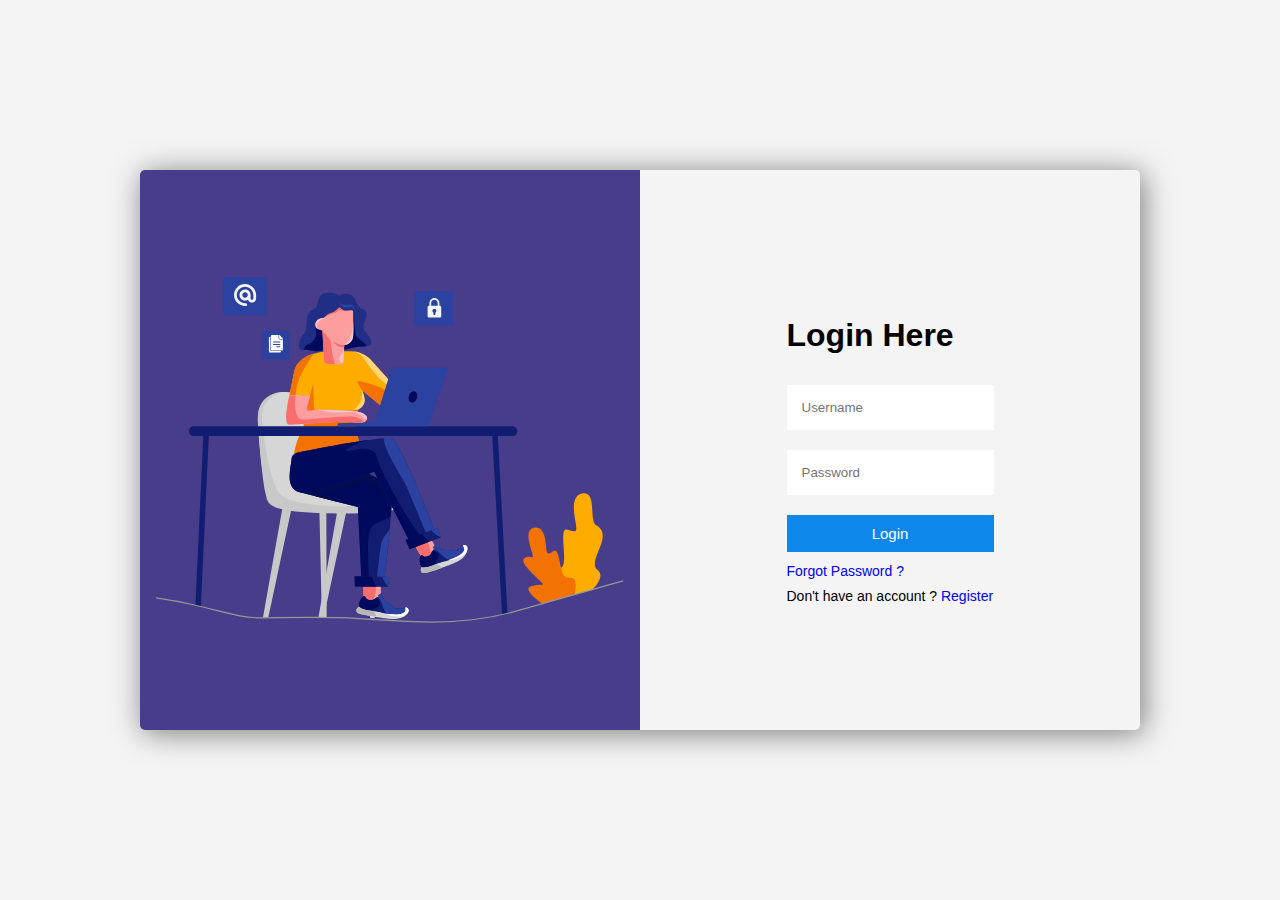
<file: animatedloginui/index.html>
<!DOCTYPE html>
<html lang="en">
<head>
    <meta charset="UTF-8">
    <title>Animated Login UI</title>
    <!--font-awesome css1-->
    <link rel="stylesheet" href="https://cdnjs.cloudflare.com/ajax/libs/font-awesome/5.15.4/css/all.min.css" integrity="sha512-1ycn6IcaQQ40/MKBW2W4Rhis/DbILU74C1vSrLJxCq57o941Ym01SwNsOMqvEBFlcgUa6xLiPY/NS5R+E6ztJQ==" crossorigin="anonymous" referrerpolicy="no-referrer" />

    <link href="css/style.css" rel="stylesheet" type="text/css"/>
</head>
<body>

    <div class="container">

        <!--Start Login Section-->
        <div class="main-container login">

            <div class="img-container login-img">
                <img src="./img/login.svg" alt="login"/>
            </div>

            <div class="form-container login-form">
                <form action="" method="">
                    <h1 class="text-center pb-3">Login Here</h1>
                    <div class="form-group">
                        <input type="text" name="username" id="username" class="form-control" placeholder="Username" autocomplete="off"/>
                    </div>

                    <div class="form-group">
                        <input type="password" name="password" id="password" class="form-control" placeholder="Password"/>
                    </div>

                    <div class="d-grid">
                        <button type="submit" class="btn">Login</button>
                    </div>

                    <a href="#" class="forgot-link">Forgot Password ?</a>
                    <span>Don't have an account ? <a href="#" class="register-link">Register</a></span>
                </form>
            </div>

        </div>
        <!--End Login Section-->

        <!--Start Register Section-->
        <div class="main-container register">

            <div class="form-container register-form">
                <form action="" method="">
                    <h1 class="text-center pb-3">Register Here</h1>
                    <div class="form-group">
                        <input type="text" name="usernamereg" id="usernamereg" class="form-control" placeholder="Username" autocomplete="off"/>
                    </div>

                    <div class="form-group">
                        <input type="text" name="emailreg" id="emailreg" class="form-control" placeholder="Email" autocomplete="off"/>
                    </div>

                    <div class="form-group">
                        <input type="password" name="passwordreg" id="passwordreg" class="form-control" placeholder="Password"/>
                    </div>

                    <div class="d-grid">
                        <button type="submit" class="btn">Register</button>
                    </div>

                    <span>Have an account ? <a href="#" class="login-link">Login Here</a></span>
                </form>
            </div>

            <div class="img-container register-img">
                <img src="./img/register.svg" alt="register"/>
            </div>

        </div>
        <!--End Register Section-->

        <!--Start Forget Password Section-->
        <div class="main-container forgot">

            <div class="form-container forgot-form">

                <form action="" method="">
                    <h1 class="text-center pb-3">Reset Password</h1>
                    <div class="form-group">
                        <input type="text" name="emailfog" id="emailfog" class="form-control" placeholder="Email" autocomplete="off"/>
                    </div>

                    <div class="d-grid">
                        <button type="submit" class="btn">Reset Password</button>
                    </div>

                    <span>We will sent you a resent link!!!</span>
                </form>

                <div class="close">
                    <i class="fas fa-times"></i>
                </div>

            </div>

            <div class="img-container forgot-img">
                <img src="./img/forgot.svg" alt="forgot"/>
            </div>

        </div>
        <!--End Forget Password Section-->

    </div>



    <script src="js/app.js" type="text/javascript"></script>
</body>
</html>
</file>
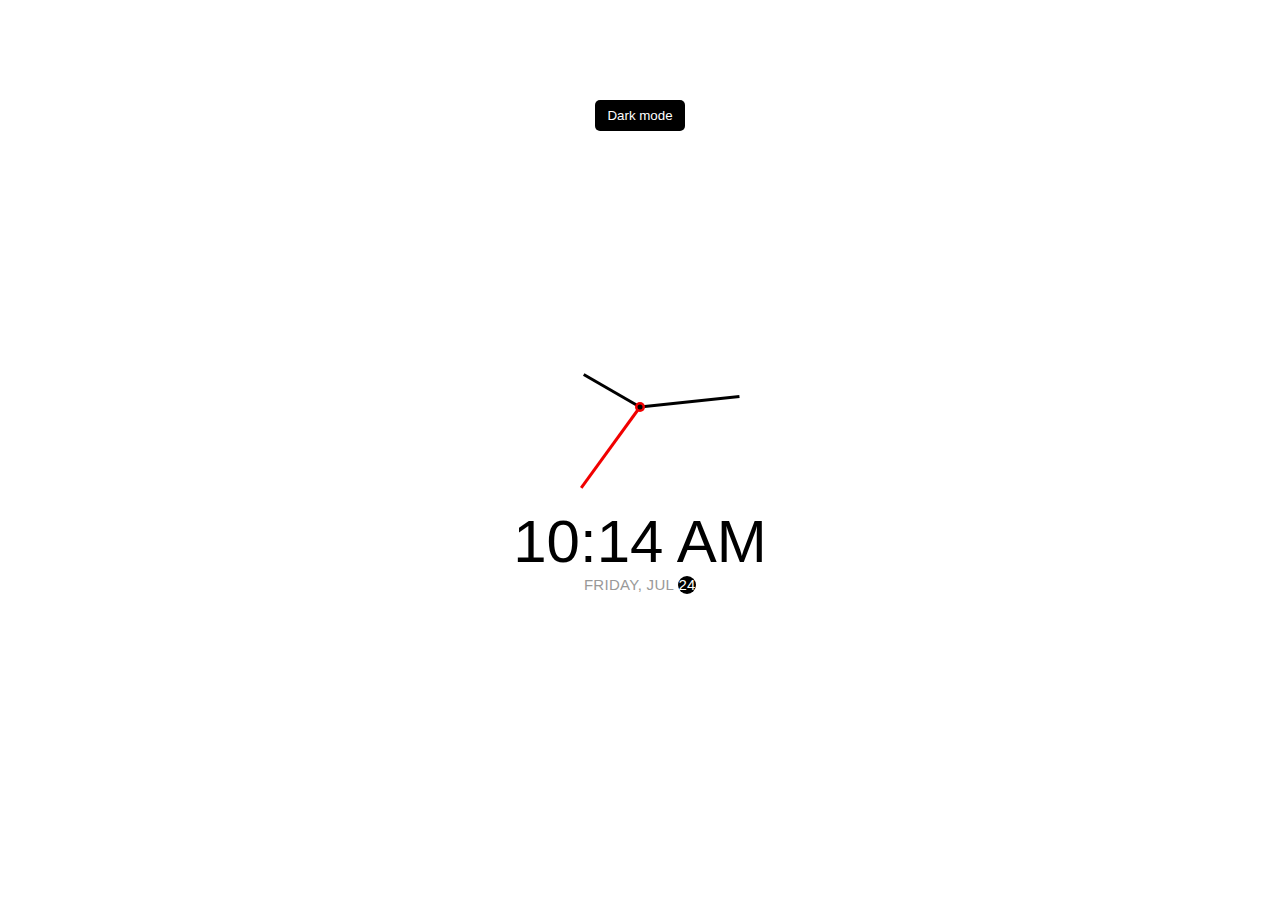
<file: clock/index.html>
<!DOCTYPE html>
<html>
<head>
    <meta charset="UTF-8">
    <title>Clock</title>
    <!--fontawesome css1-->
    <link rel="stylesheet" href="https://cdnjs.cloudflare.com/ajax/libs/font-awesome/6.0.0-beta2/css/all.min.css" integrity="sha512-YWzhKL2whUzgiheMoBFwW8CKV4qpHQAEuvilg9FAn5VJUDwKZZxkJNuGM4XkWuk94WCrrwslk8yWNGmY1EduTA==" crossorigin="anonymous" referrerpolicy="no-referrer" />
    <link href="css/style.css" rel="stylesheet" type="text/css"/>
</head>
<body>

    <button class="toggle"><i class="fas fa-moon"></i> Dark mode</button>

    <div class="clock-container">
        <div class="clock">
            <div class="needle hour"></div>
            <div class="needle minute"></div>
            <div class="needle second"></div>
            <div class="center-point"></div>
        </div>

        <div class="time">12:00</div>
        <div class="date">Monday, Sep <span class="circle">26</span></div>
    </div>

    <script src="js/app.js" type="text/javascript"></script>
</body>
</html>
</file>
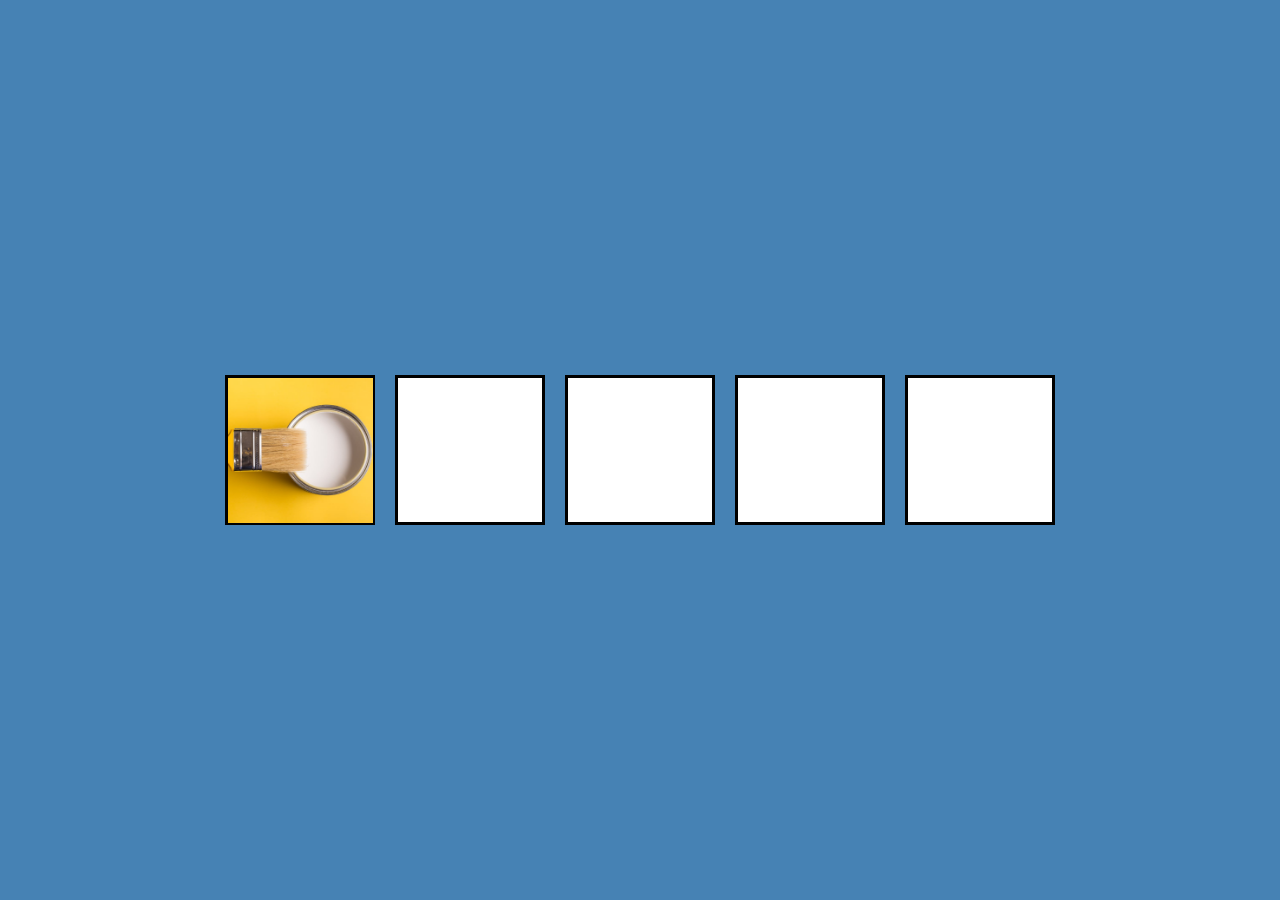
<file: draganddrop/index.html>
<!DOCTYPE html>
<html lang="en">
<head>
    <meta charset="UTF-8">
    <title>Drag And Drop</title>
    <link href="css/style.css" rel="stylesheet" type="text/css"/>
</head>
<body>

    <div class="empty">
        <div class="fill" draggable="true"></div>
    </div>
    <div class="empty"></div>
    <div class="empty"></div>
    <div class="empty"></div>
    <div class="empty"></div>

    <script src="js/app.js" type="text/javascript"></script>
</body>
</html>
</file>
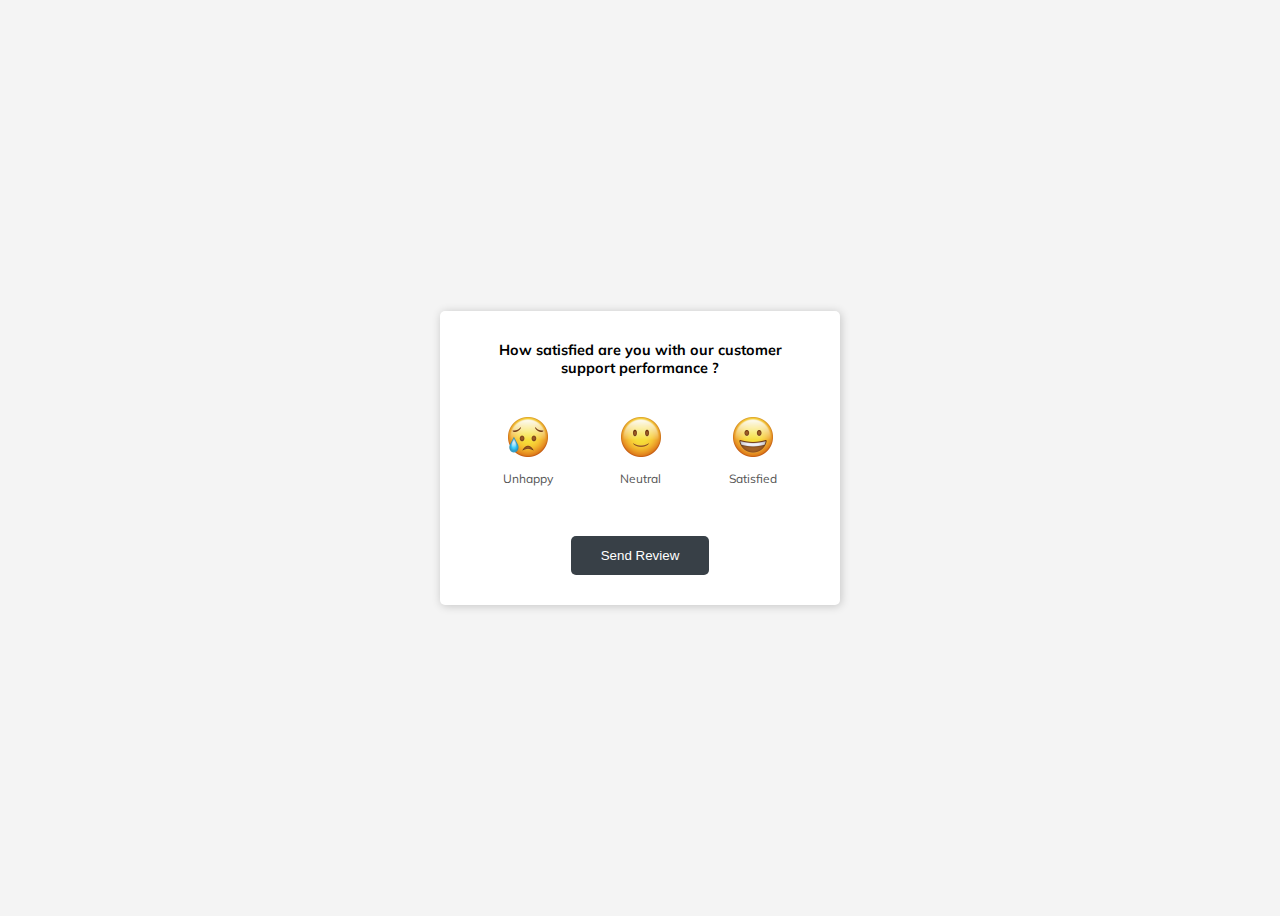
<file: feedback/index.html>
<!DOCTYPE html>
<html lang="en">
<head>
    <meta charset="UTF-8">
    <title>FeedBack</title>
    <!--fontawesome css1-->
    <link rel="stylesheet" href="https://cdnjs.cloudflare.com/ajax/libs/font-awesome/5.15.4/css/all.min.css" integrity="sha512-1ycn6IcaQQ40/MKBW2W4Rhis/DbILU74C1vSrLJxCq57o941Ym01SwNsOMqvEBFlcgUa6xLiPY/NS5R+E6ztJQ==" crossorigin="anonymous" referrerpolicy="no-referrer" />
    <link href="css/style.css" rel="stylesheet" type="text/css"/>
</head>
<body>

    <div id="panel" class="panel-container">

        <strong>How satisfied are you with our customer support performance ?</strong>

        <div class="ratings-container">

            <div class="rating">
                <img src="img/unhappy.png" alt="unhappy" />
                <small>Unhappy</small>
            </div>

            <div class="rating">
                <img src="img/neutral.png" alt="neutral" />
                <small>Neutral</small>
            </div>

            <div class="rating">
                <img src="img/satisfied.png" alt="satisfied" />
                <small>Satisfied</small>
            </div>

        </div>

        <button id="send" class="btn">Send Review</button>

    </div>

    <script src="js/app.js" type="text/javascript"></script>
</body>
</html>
</file>
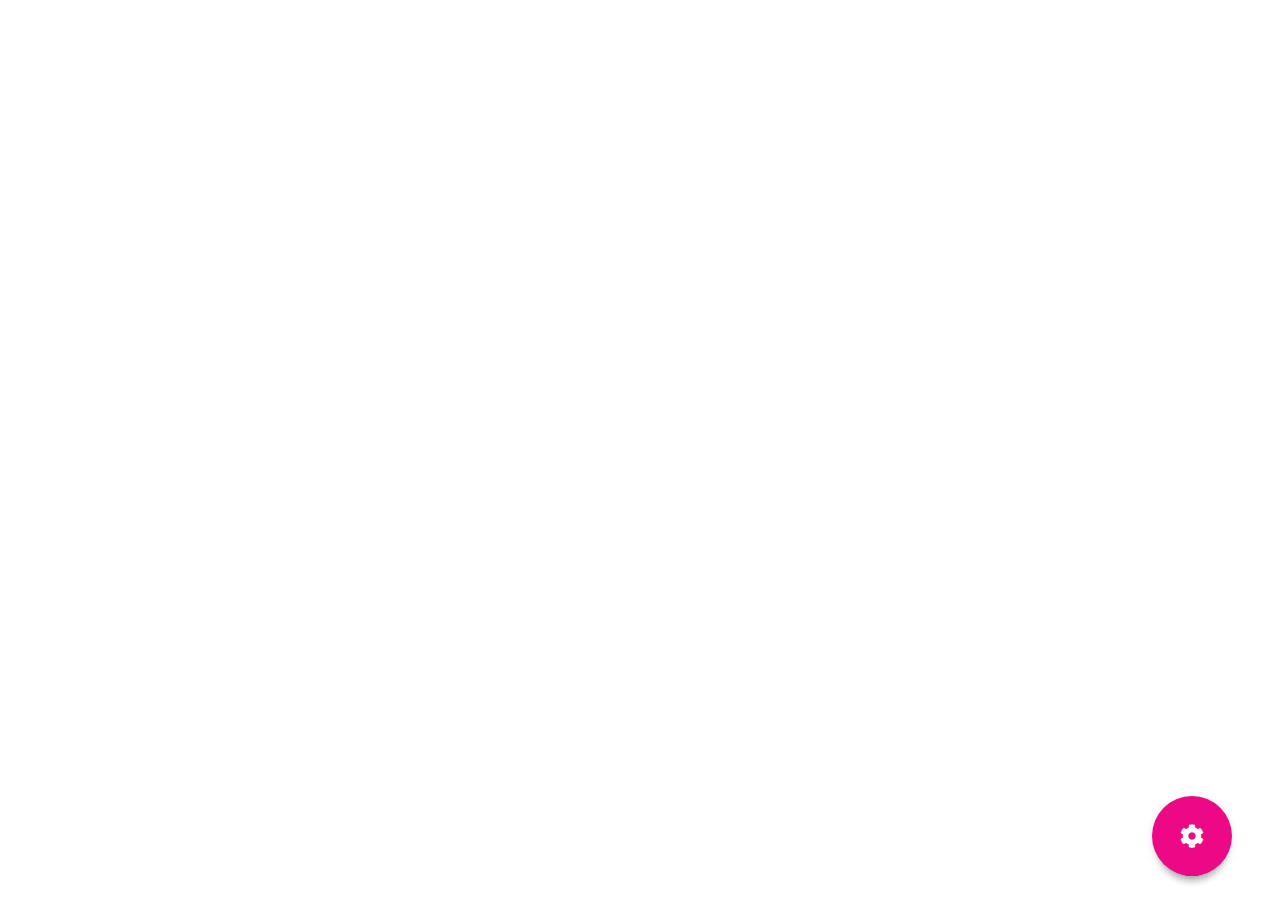
<file: floatingactionbutton/index.html>
<!DOCTYPE html>
<html lang="en">
<head>
    <meta charset="UTF-8">
    <title>Floating Action Button</title>
    <!--fontawesome css1-->
    <link rel="stylesheet" href="https://cdnjs.cloudflare.com/ajax/libs/font-awesome/5.15.4/css/all.min.css" integrity="sha512-1ycn6IcaQQ40/MKBW2W4Rhis/DbILU74C1vSrLJxCq57o941Ym01SwNsOMqvEBFlcgUa6xLiPY/NS5R+E6ztJQ==" crossorigin="anonymous" referrerpolicy="no-referrer" />
    <link href="css/style.css" rel="stylesheet" type="text/css"/>
</head>
<body>

    <div class="btns">

        <div class="btn-icon"><i class="fab fa-facebook-f"></i></div>

        <div class="btn-icon"><i class="fab fa-twitter"></i></div>

        <div class="btn-icon"><i class="fab fa-whatsapp"></i></div>

        <div class="btn-icon"><i class="far fa-envelope"></i></div>

    </div>

    <div id="btnprimary" class="btn-icon"><i class="fas fa-cog"></i></div>

    <script src="js/app.js" type="text/javascript"></script>
</body>
</html>
</file>
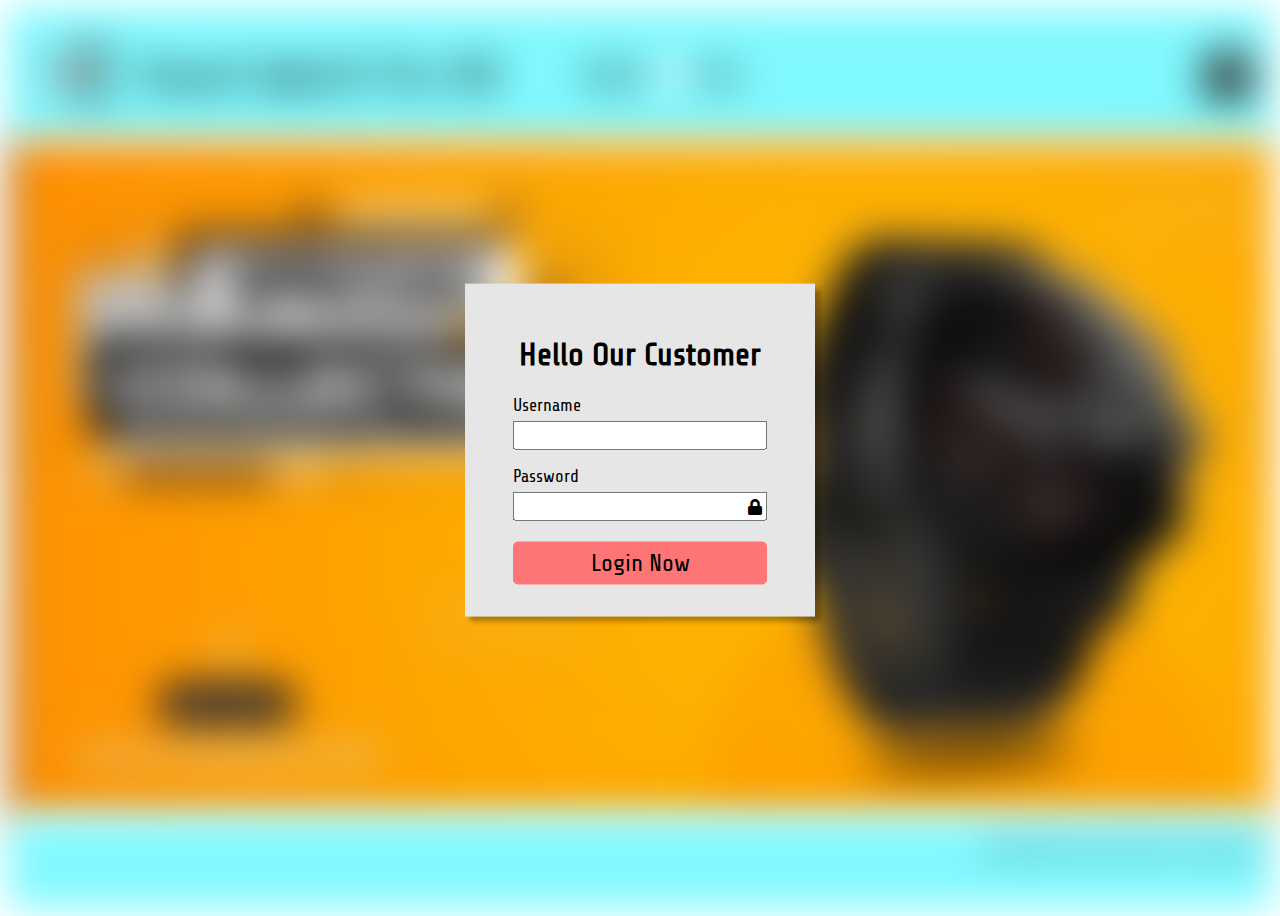
<file: l3combineproject/index.html>
<!DOCTYPE html>
<html lang="en">
<head>
    <meta charset="UTF-8">
    <title>Smart Watch For All</title>

    <!--fontawesome css1-->
    <link rel="stylesheet" href="https://cdnjs.cloudflare.com/ajax/libs/font-awesome/5.15.4/css/all.min.css" integrity="sha512-1ycn6IcaQQ40/MKBW2W4Rhis/DbILU74C1vSrLJxCq57o941Ym01SwNsOMqvEBFlcgUa6xLiPY/NS5R+E6ztJQ==" crossorigin="anonymous" referrerpolicy="no-referrer" />
    <link href="css/style.css" rel="stylesheet" type="text/css"/>

</head>
<body>

    <!--Start Navbar Section-->
    <nav id="navbar">
        <div class="logo-container">
            <img src="img/logo/smartwatchlogo.png" alt="logo"/><span>Smart Watch For All</span>
        </div>
        <div class="toggle-container">
            <p>Adult</p>
            <input type="checkbox" name="toggle" class="toggle" id="toggle"/>
            <label for="toggle" id="label"><span class="square"></span></label>
            <p>Kid</p>
        </div>
        <div class="button-container">
            <button id="menu-btn"><i class="fas fa-bars"></i></button>
        </div>
    </nav>
    <!--End Navbar Section-->

    <!--Start Pricing Section-->
    <section class="pricing-section">
        <div class="items-container">
            <div class="item">
                <img src="img/smartwatch1.jpg" class="img" alt="smartwatch1"/>
                <p><span class="price1">199</span><span>$</span></p>
                <button class="add">Add To Cart</button>
                <button class="remove">Remove From Cart</button>
            </div>

            <div class="item">
                <img src="img/smartwatch2.jpg" class="img" alt="smartwatch2"/>
                <p><span class="price2">299</span><span>$</span></p>
                <button class="add">Add To Cart</button>
                <button class="remove">Remove From Cart</button>
            </div>

            <div class="item">
                <img src="img/smartwatch3.jpg" class="img" alt="smartwatch3"/>
                <p><span class="price3">399</span><span>$</span></p>
                <button class="add">Add To Cart</button>
                <button class="remove">Remove From Cart</button>
            </div>
        </div>
    </section>
    <!--End Pricing Section-->

    <!--Start Cover Photo Section-->
    <section class="cover" id="cover">
        <div class="loginform-container">
        </div>
    </section>

    <div class="footer-box">
        <span>@Copyright By Smart Watch For All Company</span>
    </div>
    <!--End Cover Photo Section-->

    <!--Start Login Modal-->
    <section class="login-modal-container">
        <h1>Hello Our Customer</h1>
        <form action="" method="" class="form">
            <div class="form-control">
                <label for="user">Username</label>
                <input type="text" name="user" id="user" class="user" autocomplete="off"/>
            </div>
            <div class="form-control">
                <label>Password</label>
                <div class="input-div">
                    <input type="password" name="password" id="password" class="password" autocomplete="off"/>
                    <i class="fas fa-lock" id="lock"></i>
                </div>
            </div>
            <button id="loginbtn">Login Now</button>
        </form>
    </section>
    <!--End Login Modal-->

    <!--Start Toast Notification-->
    <div class="toast">
    </div>
    <!--End Toast Notification-->

    <!--Start Menu Section-->
    <section>
        <div class="menu-container">
            <div class="left-div"></div>
            <div class="middle-div">
                <p class="heading">Pricing Section</p>
                <p class="heading">Adult</p>
                <p class="heading">Kid</p>
            </div>
            <div class="right-div">
                <div class="menu-btn">
                    <button id="menu-btn"><i class="fas fa-bars"></i></button>
                </div>
            </div>
        </div>
    </section>
    <!--End Menu Section-->


    <script src="js/app.js" type="text/javascript"></script>
</body>
</html>
</file>
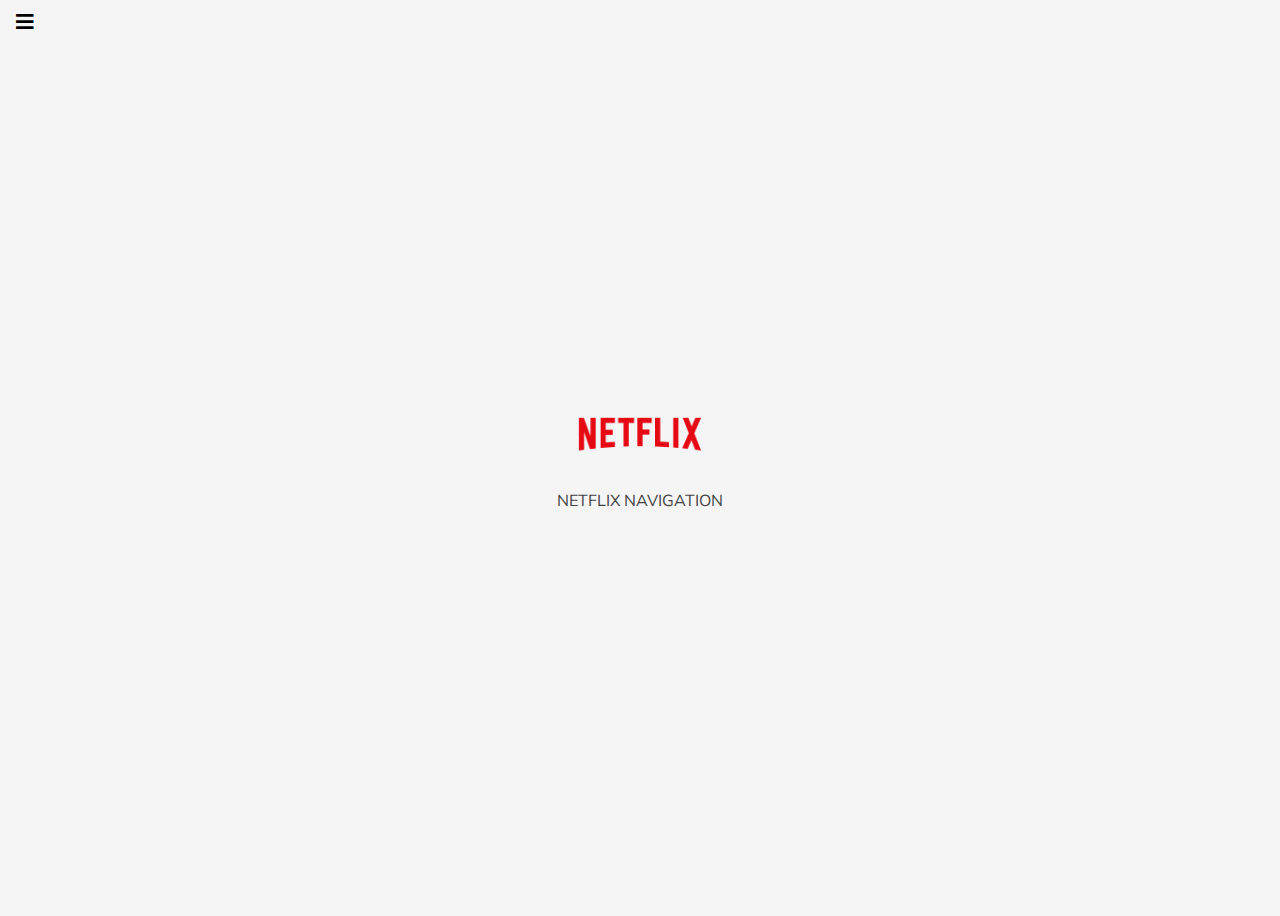
<file: netflixnav/index.html>
<!DOCTYPE html>
<html>
    <head>
        <title>NetFlix Navigation</title>
        <!-- fontawesome css1 -->
        <link rel="stylesheet" href="https://cdnjs.cloudflare.com/ajax/libs/font-awesome/5.15.4/css/all.min.css" integrity="sha512-1ycn6IcaQQ40/MKBW2W4Rhis/DbILU74C1vSrLJxCq57o941Ym01SwNsOMqvEBFlcgUa6xLiPY/NS5R+E6ztJQ==" crossorigin="anonymous" referrerpolicy="no-referrer" />

        <link href="css/style.css" rel="stylesheet" type="text/css"/>
    </head>
    <body>
        
        <button class="nav-btn open-btn"> 
            <i class="fas fa-bars"></i>
        </button>

        <img src="img/netflixlogo.png" class="logo" alt="logo"/>
        <p class="text">Netflix Navigation</p>

        <div class="nav nav-black ">
            <div class="nav nav-red ">
                <div class="nav nav-white">
                    <button class="nav-btn close-btn"><i class="fas fa-times"></i></button>
                    <img src="img/netflixlogo.png" class="logo" alt="logo"/>
                    <ul class="list">
                        <li><a href="#">Teams</a></li>
                        <li><a href="#">Locations</a></li>
                        <li><a href="#">Life At NetFlix</a></li>
                        <li>
                            <ul>
                                <li><a href="#">Netflix culture memo</a></li>
                                <li><a href="#">Netflix life balance</a></li>
                                <li><a href="#">Inclusion & diversity</a></li>
                                <li><a href="#">Blog</a></li>
                            </ul>
                        </li>
                    </ul>
                </div>
            </div>
        </div>

    
        <script src="js/app.js" type="text/javascript"></script>
    </body>
</html>
</file>
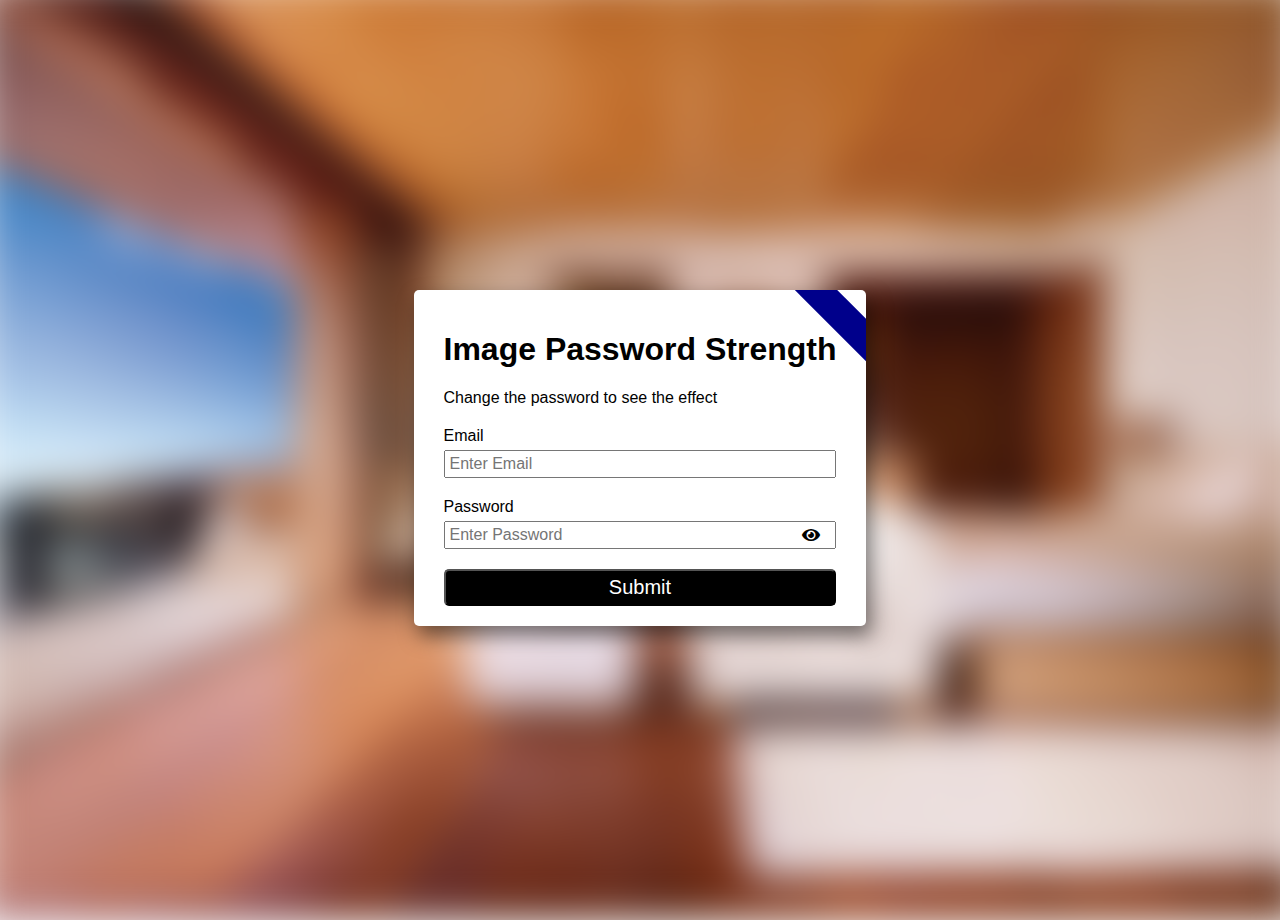
<file: passwordstrengthbackground/index.html>
<!DOCTYPE html>
<head>
    <title>Password Strength Background</title>
    <!-- fontawesome css1 -->
    <link rel="stylesheet" href="https://cdnjs.cloudflare.com/ajax/libs/font-awesome/5.15.4/css/all.min.css" integrity="sha512-1ycn6IcaQQ40/MKBW2W4Rhis/DbILU74C1vSrLJxCq57o941Ym01SwNsOMqvEBFlcgUa6xLiPY/NS5R+E6ztJQ==" crossorigin="anonymous" referrerpolicy="no-referrer" />
    <link href="css/style.css" rel="stylesheet" type="text/css"/>
</head>
<body>

    <div id="background" class="background"></div>

    <div class="container">
        <h1>Image Password Strength</h1>
        <p>Change the password to see the effect</p>
        <form action="" method="">
            <div class="form-group">
                <label for="email">Email</label>
                <input type="text" name="email" id="email" class="form-control" placeholder="Enter Email"/>
            </div>

            <div class="form-group">
                <label for="password">Password</label>
                <input type="password" name="password" id="password" class="form-control" placeholder="Enter Password"/>
                <i id="eye" class="fas fa-eye"></i>
            </div> 

           

            <button type="submit" class="btn">Submit</button>
        </form>
    </div>



    <script src="js/app.js" type="text/javascript"></script>
</body>
</file>
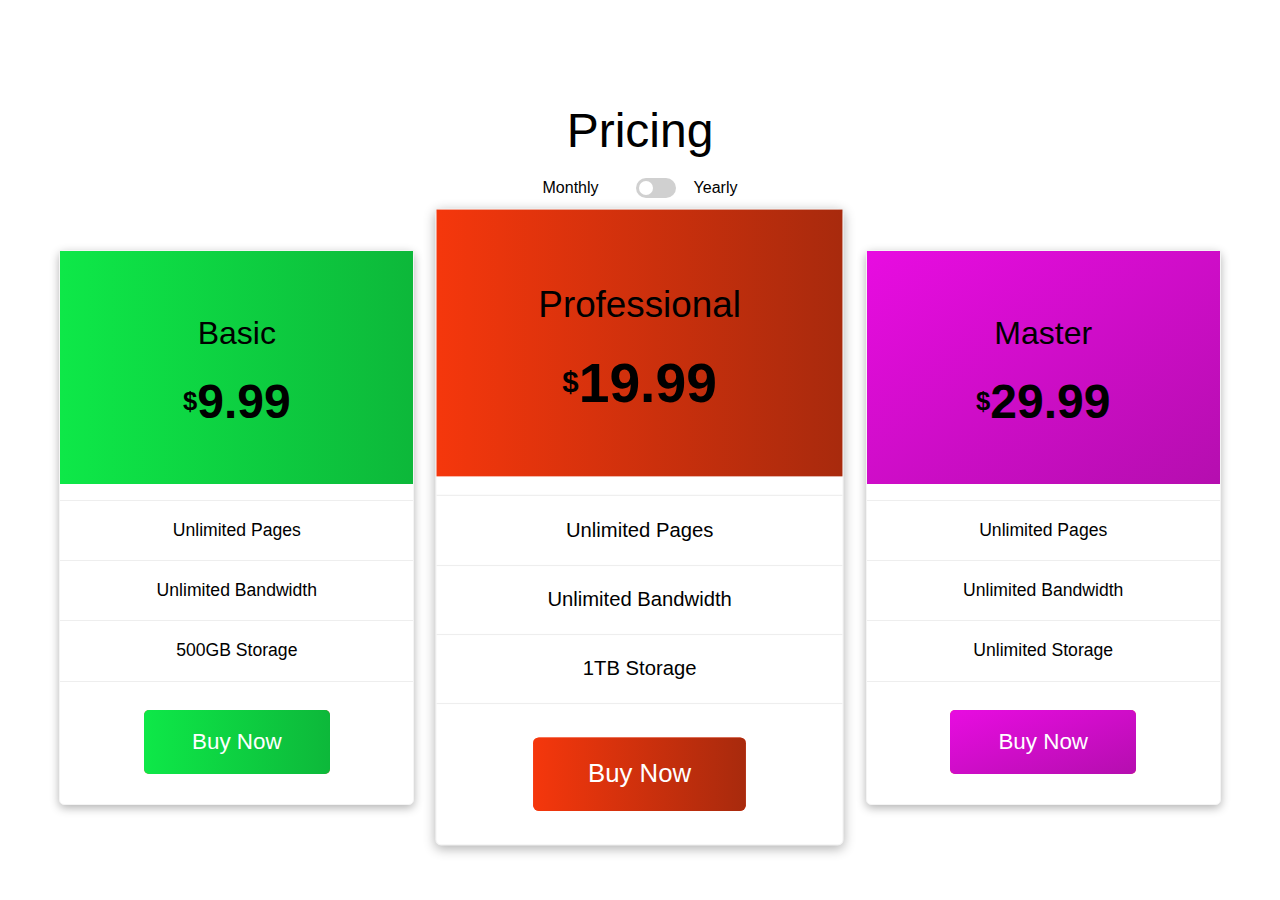
<file: pricingsection/index.html>
<!DOCTYPE html>
<html>
    <head>
        <title></title>
        <link href="css/style.css" rel="stylesheet" type="text/css"/>
    </head>
    <body>

        <div class="container">

            <div class="title">
                <h2>Pricing</h2>
                <div class="toggle-container">
                    <p>Monthly</p>
                    <input type="checkbox" name="toggle" id="toggle" class="toggle"/>
                    <label for="toggle" id="slider" class="label"><div class="ball"></div></label>
                    <p>Yearly</p>
                </div>
            </div>

            <!-- start pricing section -->
            <div class="price-container">

                <div class="price-box">
                    <div class="box box1">
                        <p>Basic</p>
                        <h5><span>$</span><span class="basic">9.99</span></h5>
                    </div>
                    <div class="price-list">
                        <ul>
                            <li>Unlimited Pages</li>
                            <li>Unlimited Bandwidth</li>
                            <li>500GB Storage</li>
                        </ul>
                        <a href="#" class="btn btn1">Buy Now</a>
                    </div>
                </div>

                <div class="price-box">
                    <div class="box box2">
                        <p>Professional</p>
                        <h5><span>$</span><span class="prof">19.99</span></h5>
                    </div>
                    <div class="price-list">
                        <ul>
                            <li>Unlimited Pages</li>
                            <li>Unlimited Bandwidth</li>
                            <li>1TB Storage</li>
                        </ul>
                        <a href="#" class="btn btn2">Buy Now</a>
                    </div>
                </div>

                <div class="price-box">
                    <div class="box box3">
                        <p>Master</p>
                        <h5><span>$</span><span class="master">29.99</span></h5>
                    </div>
                    <div class="price-list">
                        <ul>
                            <li>Unlimited Pages</li>
                            <li>Unlimited Bandwidth</li>
                            <li>Unlimited Storage</li>
                        </ul>
                        <a href="#" class="btn btn3">Buy Now</a>
                    </div>
                </div>



            </div>
            <!-- end pricing section -->

        </div>

        <script src="js/app.js" type="text/javascript"></script>
    </body>
</html>
</file>
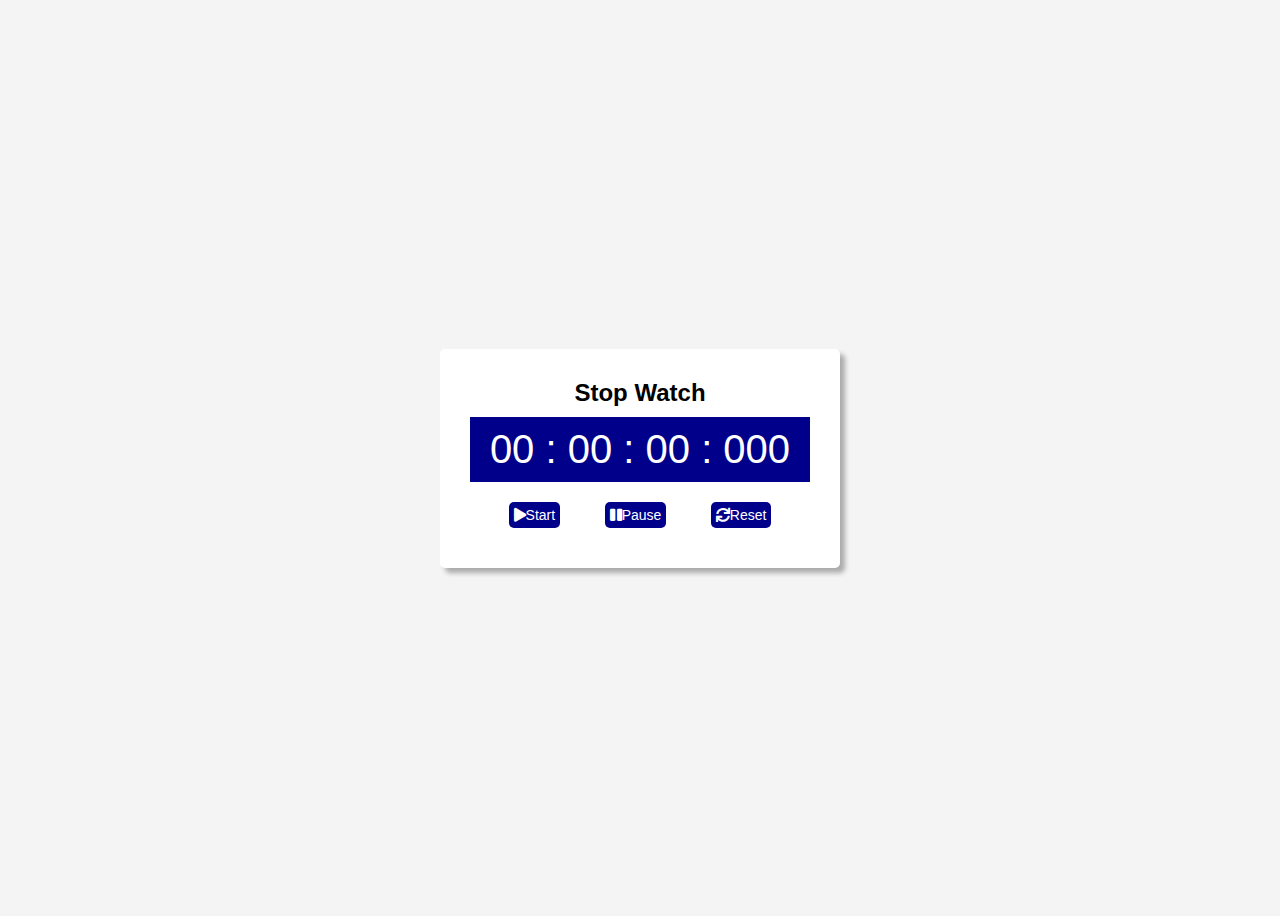
<file: stopwatch/index.html>
<!DOCTYPE html>
<html>
    <head>
        <title>Stop Watch</title>
        <!-- fontawesome css1 -->
        <link rel="stylesheet" href="https://cdnjs.cloudflare.com/ajax/libs/font-awesome/5.15.4/css/all.min.css" integrity="sha512-1ycn6IcaQQ40/MKBW2W4Rhis/DbILU74C1vSrLJxCq57o941Ym01SwNsOMqvEBFlcgUa6xLiPY/NS5R+E6ztJQ==" crossorigin="anonymous" referrerpolicy="no-referrer" />
        <link href="css/style.css" rel="stylesheet" type="text/css"/>
    </head>
    <body>
       <div class="container">
            <h2>Stop Watch</h2>

            <div class="display">00 : 00 : 00 : 000</div>

            <div class="controls">
                <button class="btn start"><i class="fas fa-play"></i>Start</button>
                <button class="btn pause"><i class="fas fa-pause"></i>Pause</button>
                <button class="btn reset"><i class="fas fa-sync"></i>Reset</button>
            </div>
            
       </div>

       <script src="js/app.js" type="text/javascript"></script>
    </body>
</html>
</file>
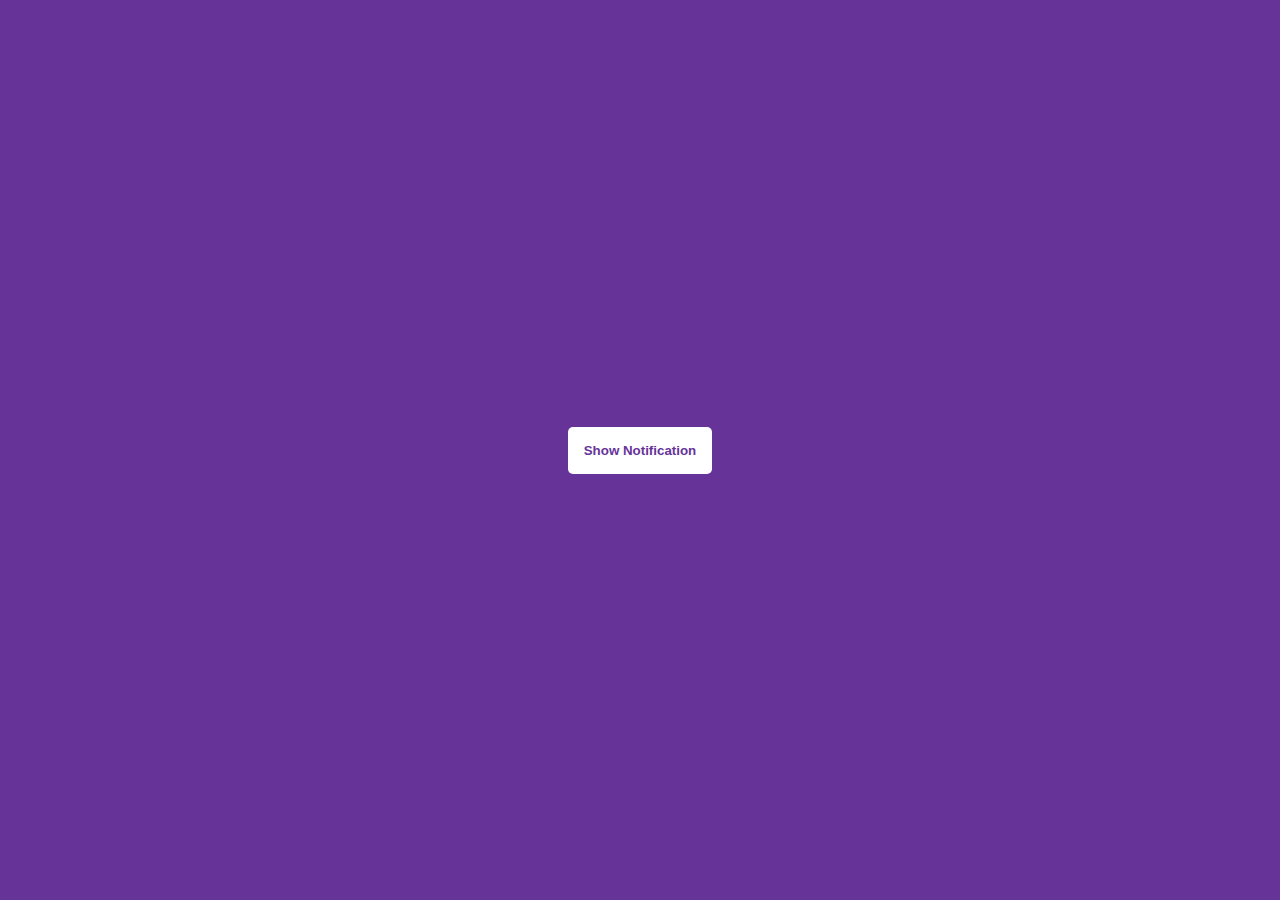
<file: toastnotification/index.html>
<!DOCTYPE html>
<html>
    <head>
        <title>Toast Notification</title>
        <link href="css/style.css" rel="stylesheet" type="text/css" />
    </head>
    <body>

        <div id="toasts">
            <!-- <div class="toast">Hello Myanmar</div>
            <div class="toast">Hello Mandalay</div> -->
        </div>

        <button id="button" class="btn">Show Notification</button>

        <script src="js/app.js" type="text/javascript"></script>
    </body>
</html>
</file>
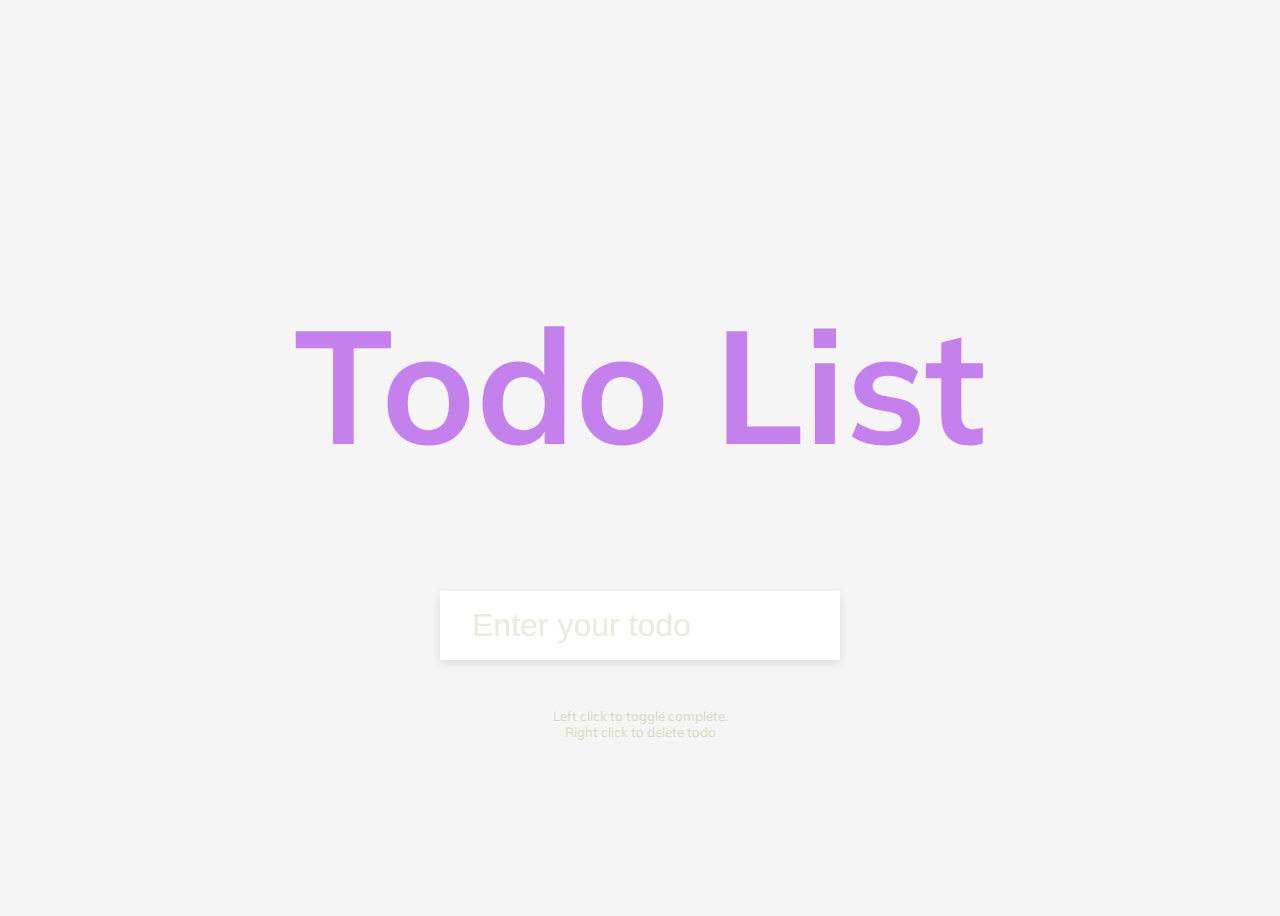
<file: todolist/index.html>
<!DOCTYPE html>
<html>
    <head>
        <title>Todo List</title>
        <link href="css/style.css" rel="stylesheet" type="text/css"/>
    </head>
    <body>

        <h1>Todo List</h1>

        <form id="form" action="" method="">
            <input type="text" name="input" id="input" class="input" placeholder="Enter your todo" autocomplete="off"/>
        
            <ul id="todos" class="todos">
                <!-- <li>Have To Cook</li>
                <li class="completed">Have To Go</li> -->
            </ul>
        </form>

        <small>Left click to toggle complete. <br/> Right click to delete todo</small>

        <script src="js/app.js" type="text/javascript"></script>
    </body>
</html>
</file>
<file: animatedloginui/css/style.css>
*{
    box-sizing: border-box;
}

body{

    font-family: sans-serif;
    background-color: #f4f4f4;
    min-height:100vh;

    display: flex;
    justify-content: center;
    align-items: center;

    margin: 0;

}

.container{
    width: 65rem;
    padding: 20px;
}

.main-container{
    width: 100%;
    height: 35rem;
    border-radius: 5px;
    box-shadow:3px 3px 30px rgba(0,0,0,0.5);

    display: flex;
    justify-content: space-between;
    align-items: center;

    position: relative;

    overflow: hidden;

}

.img-container{
    width:50%;
    height: 100%;
    background-color: darkslateblue;
    padding:4rem 1rem;

    display: flex;
    justify-content: center;
    align-items: center;

    animation: myanidown 0.5s ease;
}

img{
    width: 100%;
}

.form-container{
    width:50%;
    height: 100%;
    padding:20px;

    display:flex;
    justify-content: center;
    align-items:center;
    flex-direction: column;

    animation-name: myaniup;
    animation-duration: 0.5s;
    animation-timing-function: ease;

}

.form-control{
    width:100%;
    border:none;
    padding:15px;
    margin:10px 0;
}

.btn{
    width:100%;
    background-color: #0e87eb;
    color:#fff;
    font-size: 15px;
    border:0;
    padding:10px 0;
    margin:10px 0;
    cursor:pointer;

}

.form-control:focus,.btn:focus{
    outline:none;
}

form a{
    text-decoration: none;
    font-size: 14px;
}

form span{
    display:block;
    font-size:14px;
    margin-top:8px;
}

.close{
    width: 2rem;
    height: 2rem;
    border:1px solid red;
    border-radius: 50%;
    cursor:pointer;

    display:flex;
    justify-content: center;
    align-items:center;

    position:absolute;
    top:1rem;
    left:1rem;

}

.fa-times{
    color:red;
}

.register,.forgot{
    display:none;
}

@keyframes myanidown{
    0%{
        transform: translateY(-100%);
    }

    100%{
        transform: translateY(0);
    }
}

@keyframes myaniup{
    0%{
        transform: translateY(100%);
    }

    100%{
        transform: translateY(0);
    }

}

@media (max-width: 600px) {
    .img-container{
        display: none;
    }

    .form-container{
        width: 100%;
    }
}
</file>
<file: clock/css/style.css>
:root{
    --primary-color: #000;
    --secondary-color:#fff;
}

html.dark{
    --primary-color: #fff;
    --secondary-color: #000;
}

html.dark{
    background-color: #111;
    color:var(--primary-color);
}

*{
    box-sizing: border-box;
}

body{
    font-family: sans-serif;
    height: 100vh;

    display: flex;
    justify-content: center;
    align-items: center;
    flex-direction: column;

    margin: 0;
    overflow: hidden;
}

.toggle{
    background-color: var(--primary-color);
    color: var(--secondary-color);
    padding: 8px 12px;
    border:0;
    border-radius:5px;
    cursor: pointer;

    position: absolute;
    top:100px;
}

.toggle:focus{
    outline:0;
}

.clock-container{
    display: flex;
    justify-content: center;
    align-items: center;
    flex-direction: column;
}

.clock{
    width: 200px;
    height: 200px;

    position: relative;
}

.needle{
    width: 3px;
    height: 65px;
    background-color: var(--primary-color);

    position: absolute;
    top:50%;
    left:50%;

    transform-origin: bottom center;
}

.needle.hour{
    --rotation:0;
    transform: translate(-50%,-100%) rotate(calc(var(--rotation) * 1deg));
}

.needle.minute{
    --rotation: 0;
    height: 100px;
    transform: translate(-50%,-100%) rotate(calc(var(--rotation) * 1deg));
}

.needle.second{
    --rotation: 0;
    height: 100px;
    background-color: #f10000;
    transform: translate(-50%,-100%) rotate(calc(var(--rotation) * 1deg));
}

.center-point{
    width: 10px;
    height: 10px;
    background-color: #f10000;
    border-radius: 50%;

    position: absolute;
    top: 50%;
    left: 50%;

    transform: translate(-50%,-50%);
}

.center-point::before{
    content: '';
    width: 5px;
    height: 5px;
    background-color: var(--primary-color);
    border-radius: 50%;

    position: absolute;
    top: 50%;
    left: 50%;

    transform: translate(-50%,-50%);

}

.time{
    font-size: 60px;
}

.date{
    color:#999;
    font-size: 15px;
    letter-spacing: 0.3px;
    text-transform: uppercase;
}

.date .circle{
    width:18px;
    height: 18px;
    background-color: var(--primary-color);
    color: var(--secondary-color);
    border-radius: 50%;

    /*Method 1*/
    /*display: inline-flex;*/
    /*justify-content: center;*/
    /*align-items: center;*/

    /*Method 2*/
    display: inline-block;
    text-align: center;
    line-height: 18px;

    transition: all 0.5s ease-in;
}
</file>
<file: draganddrop/css/style.css>
*{
    box-sizing: border-box;
}

body{
    height:100vh;
    background-color: steelblue;

    display:flex;
    justify-content: center;
    align-items: center;

    margin: 0;
    /*overflow: hdden;*/
}

.empty{
    width: 150px;
    height: 150px;
    background-color: #fff;
    border: 3px solid #000;
    margin: 10px;
}

.fill{
    width: 145px;
    height: 145px;

    background-image: url("../img/paint.jpg");
    background-repeat: no-repeat;
    background-position: center;
    background-size: cover;

    cursor: pointer;
}

.hold{
    border: 5px solid #ccc;
}

.hovered{
    background-color: #333;
    border-color:#fff;
    border-style: dashed;
}

@media (max-width:800px){
    body{
        flex-direction: column;
    }
}
</file>
<file: feedback/css/style.css>
@import url('https://fonts.googleapis.com/css2?family=Mulish:wght@300&display=swap');

*{
    box-sizing: border-box;
}

body{
    font-family: 'Mulish', sans-serif;
    background: #f4f4f4;
    min-height: 100vh;

    display: flex;
    justify-content: center;
    align-items: center;

    overflow: hidden;
}

.rating img{
    width: 40px;
}

.panel-container{
    width: 400px;
    background-color: #fff;
    box-shadow: 1px 1px 10px rgba(0,0,0,0.2);
    border-radius: 5px;
    font-size: 90%;
    text-align: center;
    padding: 30px;

    display: flex;
    justify-content: center;
    align-items: center;
    flex-direction: column;
}

.ratings-container{
    display: flex;
    margin: 20px 0;
}

.rating{
    padding: 20px;
    cursor: pointer;
}

.rating:hover,
.rating.active{
    box-shadow: 0 0 10px rgba(0,0,0,0.2);
    border-radius: 5px;
}

.rating small{
    display: inline-block;
    color: #555;
    margin:10px 0;
}

.rating:hover small,
.rating:active small{
    color:blue;
}

.btn{
    background-color: #384047;
    color:#fff;
    border:none;
    padding: 12px 30px;
    border-radius: 5px;
    cursor: pointer;
}

.btn:focus{
    outline:0;
}

.btn:active{
    transform: scale(0.98);
}

.fa-heart{
    color:red;
    font-size: 30px;
    margin-bottom: 10px;
}
</file>
<file: floatingactionbutton/css/style.css>
*{
    box-sizing: border-box;
}

body{
    height: 100vh;

    margin: 0;
    overflow: hidden;
}

.btn-icon{
    width: 5rem;
    height: 5rem;
    background-color: #eb0985;
    border-radius: 100%;
    box-shadow: 0 3px 10px rgba(0,0,0,0.1);
    color:#fff;
    cursor: pointer;
    font-size:1.5rem;

    display: flex;
    justify-content: center;
    align-items: center;

    position: absolute;
    bottom:1.5rem;
    right:3rem;

    transition: all 0.5s;
}

.btns.show .btn-icon:nth-of-type(1){
    background-color: #4267B2;
    bottom:7.3rem;
}

.btns.show .btn-icon:nth-of-type(2){
    background-color: #1DA1F2;
    bottom:12.3rem;
}

.btns.show .btn-icon:nth-of-type(3){
    background-color: #128C7E;
    bottom:17.3rem;
}

.btns.show .btn-icon:nth-of-type(4){
    background-color:#FFA500;
    bottom:22.3rem;
}

.btns .btn-icon{
    width:4rem;
    height:4rem;
    font-size:1rem;

    right: 3.5rem;
}

.btns + .btn-icon i{
    animation-name: myani;
    animation-duration: 2s;
    animation-timing-function: linear;
    animation-iteration-count: infinite;
}

.btns.show + .btn-icon i{
    animation:myani 2s linear reverse infinite;
}

@keyframes myani {
    0%{
        transform: rotate(0deg);
    }
    100%{
        transform: rotate(1turn);
    }
}
</file>
<file: l3combineproject/css/style.css>
@import url('https://fonts.googleapis.com/css2?family=Share+Tech&display=swap');

*{
    box-sizing: border-box;
}

body{
    font-family: 'Share Tech', sans-serif;

    overflow: hidden;
}
/*Start Nav Section*/

nav{
    height: 15vh;
    background-color:#80f9ff;

    display: flex;
    justify-content: space-between;
    align-items: center;

    position: relative;

    filter: blur(20px);

}

.logo-container img{
    width: 8rem;

}

.logo-container span{
    font-size: 3rem;

    position: absolute;
    top:50%;
    left:8rem;

    transform: translateY(-50%);
}

.toggle{
    display: none;
}

.toggle-container{
    display: flex;
    align-items: center;
}

.toggle-container p{
    font-size:2rem;
}

.toggle-container label{
    width:40px;
    height: 15px;
    background-color: #e6e6e6;
    border-radius: 4px;
    margin: 0 5px;

    position: relative;
}

.toggle-container label .square{
    width: 20px;
    height: 18px;
    background-color: #fff;
    border-radius: 4px;

    position: absolute;
    top: 50%;
    left: 0;

    transform: translateY(-50%);
}

.toggle:checked + label{
    background-color: #ff861c;
}

.toggle:checked + label .square{
   transform: translate(20px,-50%);
}

.button-container{
    margin: 0 20px;
}

.button-container button{
    width: 3rem;
    height: 3rem;
    color: #fff;
    background-color: #000;
    font-size: 2rem;
    border: none;
    border-radius: 10px;
    cursor:pointer;
}

.button-container button:active{
    transform: scale(0.95);
}

/*End Nav Section*/

/*Start Cover Photo Section*/
.cover{
    width: 100%;
    height: 75vh;
    background-image:url("../img/cover/smartwatchcover.jpg");
    background-repeat: no-repeat;
    background-size: cover;
    filter: blur(20px);
}

.footer-box{
    height: 10vh;
    background-color:#80f9ff;
    text-align: right;
    padding-top: 20px;
    padding-right: 10px;
    filter: blur(20px);
}

/*End Cover Photo Section*/

/*Start Login Modal Section*/
.login-modal-container{
    width: 350px;
    background-color:#e6e6e6;
    box-shadow: 5px 5px 5px rgba(0,0,0,0.3);
    padding: 2rem 3rem;

    position: absolute;
    top:50%;
    left: 50%;

    transform: translate(-50%,-50%);

    z-index: 2;
}

.login-modal-container h1{
    text-align: center;
    font-size: 2rem;
}

.login-modal-container .form-control{
    margin: 1rem 0;
}

.form-control label{
    font-size:1.1rem;
    margin-bottom: 0.4rem;

    display: block;
}

.form-control input{
    width:100%;
    font-family: inherit;
    padding: 0.3rem 0.3rem;
}

.form button{
    width:100%;
    padding: 0.5rem;
    border: none;
    background-color: #ff7575;
    border-radius: 5px;
    font-family: inherit;
    font-size: 1.5rem;
    margin-top: 5px;
}

.form button:active{
    transform: scale(0.98);
}

.form button:focus{
    outline: none;
}

.input-div{
    position: relative;
}

#lock{
    position: absolute;
    top: 50%;
    right: 5px;

    transform: translateY(-50%);
}
/*End Login Modal Section*/

/*Start Pricing Section */
.pricing-section{
    display:none;
}

.items-container{
    height:75vh;
    padding: 20px 20px;
    background-color: #80f9ff;

    display: flex;
    justify-content: space-evenly;
}

.item{
    width: 300px;
    background-color: #e6e6e6;
    border-radius: 10px;

    display: flex;
    justify-content: center;
    align-items: center;
    flex-direction: column;
}

.item img{
    width: 240px;
    border-radius: 10px;
    margin-top: 10px;
}

.item p .price1,.item p .price2,.item p .price3{
    font-size: 2rem;
    margin: 20px 0;
}

.item p span{
    font-size:1rem;
    vertical-align: middle;
}

.add,.remove{
    border:none;
    border-radius: 5px;
    color:#f0f0f0;
    font-size: 1rem;
    padding: 0.5rem 0.5rem;
    margin-bottom: 10px;

    transition: all 0.4s;
}

.add:hover,.remove:hover{
    transform: scale(1.2);
}

.add{
    background-color: #18de7e;

}

.remove{
    background-color: #ff3333;
}
/*End Pricing Section*/

/*Start Toast Notification*/
.toast{
    position: absolute;
    bottom: 10px;
    right: 15px;
}

.toast-div{
    width: 120px;
    height: 50px;
    border-radius: 10px;
    margin: 10px 0;

    display: flex;
    justify-content: center;
    align-items: center;
}

.toast-div.green{
    background-color: #18de7e;
}

.toast-div.red{
    background-color: #ff3333;
}

.toast-div p{
    color:#fff;
    font-size: 1.2rem;
}
/*End Toast Notification*/

/*Start Menu Section*/
.menu-container{
    width: 100%;
    height: 100vh;

    display: none;

    position: absolute;
    top:0;
    left: 0;

}

.menu-container.active{
    z-index: 1;
}

.left-div{
    width:25%;
    height: 100%;
    background-color:#18de7e;

    transform: translateX(-100%);

    transition: all 1.4s;
}

.middle-div{
    width:50%;
    height: 100%;
    background-color:#80f9ff;

    display: flex;
    justify-content: center;
    align-items: center;
    flex-direction: column;

    transform: translateY(-100%);

    transition: all 1.4s;
}

.right-div{
    width:25%;
    height: 100%;
    background-color:#18de7e;

    position: relative;

    transform: translateX(100%);

    transition: all 1.4s;
}

.left-div.active,.middle-div.active,.right-div.active{
    transform: translate(0,0);
}

.middle-div p{
    font-size: 2rem;
    color:#000000;
    cursor: pointer;
}

.menu-btn button{
    width: 3rem;
    height: 3rem;
    color: #fff;
    background-color: #000;
    font-size: 2rem;
    border: none;
    border-radius: 10px;
    cursor:pointer;

    position: absolute;
    top:20px;
    right:20px;
}

.menu-btn button:active{
    transform: scale(0.98);
}
/*End Menu Section*/
</file>
<file: netflixnav/css/style.css>
@import url('https://fonts.googleapis.com/css2?family=Mulish:wght@300&display=swap');

*{
    box-sizing: border-box;
}

body{
    font-family: 'Mulish', sans-serif;
    background-color: #f5f5f5;
    color:#444;
    height: 100vh;

    display: flex;
    justify-content: center;
    align-items: center;
    flex-direction: column;

    overflow: hidden;
}

.logo{
    width: 150px;
}

.text{
    text-transform: uppercase;
}

.nav-btn{
    background-color: transparent;
    border: none;
    font-size: 20px;
    cursor: pointer;
}

.open-btn{
    position: absolute;
    top: 10px;
    left: 10px;
}

.nav{
    position: absolute;
    left: 0;
    top: 0;

    height: 100vh;

    transform: translateX(-100%);

    transition: all 0.3s ease-in-out;
}

.nav.visible{
    transform: translateX(0);
}

.nav-black{
    width: 60%;
    max-width: 480px;
    min-width: 320px;
    background-color: #000;

    transition-delay:0.4s;
}

.nav-black.visible{
    transition-delay: 0s;
}

.nav-red{
    width: 95%;
    background-color: red;

    transition-delay: 0.2s;
}

.nav-red.visible{
    transition-delay: 0.2s;
}

.nav-white{
    width:95%;
    background-color: #fff;
    padding: 40px;

    position: relative;

    transition-delay: 0s;
}

.nav-white.visible{
    transition-delay: 0.4s;
}

.close-btn{
    position: absolute;
    top: 40px;
    right: 30px;
    opacity: 0.3;
}

.list{
    list-style: none;
    margin: 0;
    padding: 0;
}

.list li{
    margin:20px 0;
    list-style-type: none;
}

.list li a{
    color: #666;
    text-decoration: none;
    text-transform: uppercase;
}

.list ul{
    padding-left:20px;
}
</file>
<file: passwordstrengthbackground/css/style.css>
*{
    box-sizing: border-box;
}

body{
    font-family: sans-serif;
    height: 100vh;

    display: flex;
    justify-content: center;
    align-items: center;

    overflow: hidden;
}

.background{
    background-image:url('../img/myhotel.jpg');
    background-repeat: no-repeat;
    background-position:center center;
    background-size: cover;

    position:absolute;
    top: -20px;
    left: -20px;
    bottom: -20px;
    right: -20px;

    filter: blur(20px);

    z-index: -1;
}

.container{
    background-color: #fff;
    padding: 20px 30px;
    border-radius: 5px;
    box-shadow: 5px 10px 20px rgba(0,0,0,0.5);

    position: relative;

    overflow: hidden;
}

.container::before{
    content: "";
    width: 150px;
    height: 30px;
    background-color: darkblue;

    position: absolute;
    top: 10px;
    right:-50px;

    transform: rotate(45deg);
}

.form-group{
    margin: 20px 0;

    position: relative;
}

.form-group label{
    display: block;
    margin-bottom: 5px;

}

.form-control{
    width: 100%;
    padding: 3px 4px;
    font-size: 16px;

}

.fas{
    position:absolute;
    top: 1.8rem;
    right: 1rem;
}

.btn{
    width: 100%;
    background-color: #000;
    color:#fff;
    font-size: 20px;
    padding: 5px 0;
    border-radius: 5px;
    cursor:pointer;

}

.btn:focus{
    outline:0;
}
</file>
<file: pricingsection/css/style.css>
*{
    box-sizing: border-box;
}

body{
    font-family: sans-serif;
    min-height: 100vh;

    display: flex;
    justify-content: center;
    align-items: center;

    margin: 0;
}

.title{
    margin-bottom: 20px;
}

.title h2{
    font-size: 3rem;
    font-weight: 400;
    text-align: center;
    margin-bottom: 20px;
}

.toggle-container{
    display: flex;
    justify-content: center;
    align-items: center;
}

.toggle-container > *{
    margin: 0 3px;
}

.toggle{
    visibility: hidden;
}

.label{
    width: 40px;
    height: 20px;
    background-color:#d0d0d0;
    border-radius:50px;

    margin: 0 15px;
    cursor: pointer;

    position: relative;
}

.toggle:checked + .label{
    background-color: green;
}

.ball{
    width: 14px;
    height: 14px;
    background-color: #fff;
    border-radius: 50%;

    position: absolute;
    top:3px;
    left:3px;

    animation: offani 0.3s linear forwards;
}

.toggle:checked + .label .ball{
    animation-name: onani;
    animation-duration: 0.3s;
    animation-timing-function: linear;
    animation-fill-mode: forwards;
}

@keyframes onani {
   0%{
        transform: translate(0px) scale(1);
   }

   50%{
        transform: translate(10px) scale(1.2);
   }

   100%{
        transform: translate(20px) scale(1);
   }
}

@keyframes offani {
    0%{
        transform: translate(20px) scale(1);
   }

   50%{
        transform: translate(10px) scale(1.2);
   }

   100%{
        transform: translate(0px) scale(1);
   }
}

.price-container{
    width: 90%;

    display: flex;
    justify-content: center;
    margin:auto;
}

.price-container .box{
    padding: 2rem 0;
}

.price-box{
    width: 25rem;
    background-color: #fff;
    border:1px solid #f4f4f4;
    border-radius: 5px;
    box-shadow: 0 3px 10px rgba(0,0,0,0.3);
    text-align: center;
    padding-bottom: 3rem;
    margin: 2rem 1.5rem;

    /* overflow: hidden; */
}

.price-box p{
    font-size:2rem;
    margin-bottom:1rem;
}

.price-box h5 span{
    font-size: 1.6rem;
    vertical-align: middle;
}

.price-box h5 span:nth-of-type(2){
    font-size: 3rem;
}

.price-list ul{
    list-style-type:none;
    padding:0;
    margin-bottom: 3rem;
}

.price-list ul li{
    font-size: 1.1rem;
    padding:1.2rem 0;
    border-top:1px solid #eee;
}

.price-list ul li:last-child{
    border-bottom:1px solid #eee;
}

.price-list a{
    text-decoration: none;
    background-color: tomato;
    color:#fff;
    font-size:1.4rem;
    padding:1.2rem 3rem;
    border-radius: 5px;

    transition: all 0.3s;
}

.price-list a:hover{
    font-size:1.5rem;
}

.box1,.btn1{
    background: linear-gradient(
        90deg,
        #0ee848,
        #0db83a
    );
}

.box2,.btn2{
    background: linear-gradient(
        90deg,
        #f5370c,
        #a82a0d
    );
}

.box3,.btn3{
    background: linear-gradient(
        to right bottom,
        #e80ce1,
        #b50eaf
    );
}

.price-box:nth-of-type(2){
    transform: scale(1.15);
}

@media (max-width:800px) {
    .price-container{
        width: 100%;
        flex-direction: column;
    }

    .price-box:nth-of-type(2){
        transform: scale(1);
    }
}
</file>
<file: stopwatch/css/style.css>
*{
    box-sizing: border-box;
}

body{
    font-family: sans-serif;
    background-color: #f4f4f4;
    height: 100vh;

    display: flex;
    justify-content: center;
    align-items: center;

    text-align: center;

    overflow: hidden;
}

.container{
    width: 400px;
    background-color: #fff;
    padding: 30px;
    border-radius: 5px;
    box-shadow: 5px 5px 5px rgba(0,0,0,0.3);
}

h2{
    margin: 0;
}

.display{
    background-color: darkblue;
    color:#fff;

    font-size:2.5rem;
    padding:10px;
    margin:10px 0;
}

.controls{
    padding: 10px;
}

.controls .btn{
    background-color: darkblue;
    color: #fff;
    font-size: 14px;
    padding: 5px;
    margin:0px 20px;
    border:none;
    border-radius: 5px;
    cursor: pointer;
}

.btn:focus{
    outline:0;
}

.btn:active{
    transform: scale(0.98);
}
</file>
<file: toastnotification/css/style.css>
*{
    box-sizing: border-box;
}

body{
    height: 100vh;
    font-family: sans-serif;
    background-color: rebeccapurple;

    display: flex;
    justify-content: center;
    align-items: center;
    flex-direction: column;

    margin: 0;
    overflow: hidden;
}

.btn{
    background-color:#fff;
    color:rebeccapurple;
    font-family: inherit;
    font-weight: bold;
    padding:1rem;
    border-radius: 5px;
    border: none;
    cursor:pointer;
}

.btn:focus{
    outline:none;
}

.btn:active{
    transform: scale(0.98);
}

#toasts{
    position: fixed;
    bottom: 10px;
    right: 10px;
}

.toast{
    background-color: #fff;
    /* color:rebeccapurple; */
    border-radius:5px;
    padding:1rem 2rem;
    margin:0.5rem;
    
}

.toast.info{
    color:rebeccapurple;
}

.toast.success{
    color:green;
}

.toast.danger{
    color:red;
}
</file>
<file: todolist/css/style.css>
@import url('https://fonts.googleapis.com/css2?family=Mulish:wght@300&display=swap');

*{
    box-sizing: border-box;
}

body{
    font-family: 'Mulish', sans-serif;
    background-color: #f5f5f5;
    height: 100vh;

    display: flex;
    justify-content: center;
    align-items: center;
    flex-direction: column;

}

h1{
    color: #9410e6;
    font-size:10rem;
    opacity: 0.5;
}

form{
    width: 400px;
    box-shadow: 0 4px 10px rgba(0,0,0,0.1) ;
}

form .input{
    width: 100%;
    border: none;
    font-size: 2rem;
    color:#444;
    padding: 1rem 2rem;
}

.input:focus{
    outline-color:#9410e6;
}

.input::placeholder{
    color:#e8ebdd;
}

.todos{
    background-color: #fff;
    list-style:none;
    padding:0;
    margin:0;
}

.todos li{
    
    font-size:1.5rem;
    border-top: 1px solid #e8ebdd;
    padding:1rem 2rem;
    cursor: pointer;
}

li.completed{
    color: #e8ebdd;
    text-decoration: line-through;
   
}

small{
    color: #d7dbc1;
    margin-top: 3rem;
    text-align: center;
}
</file>
